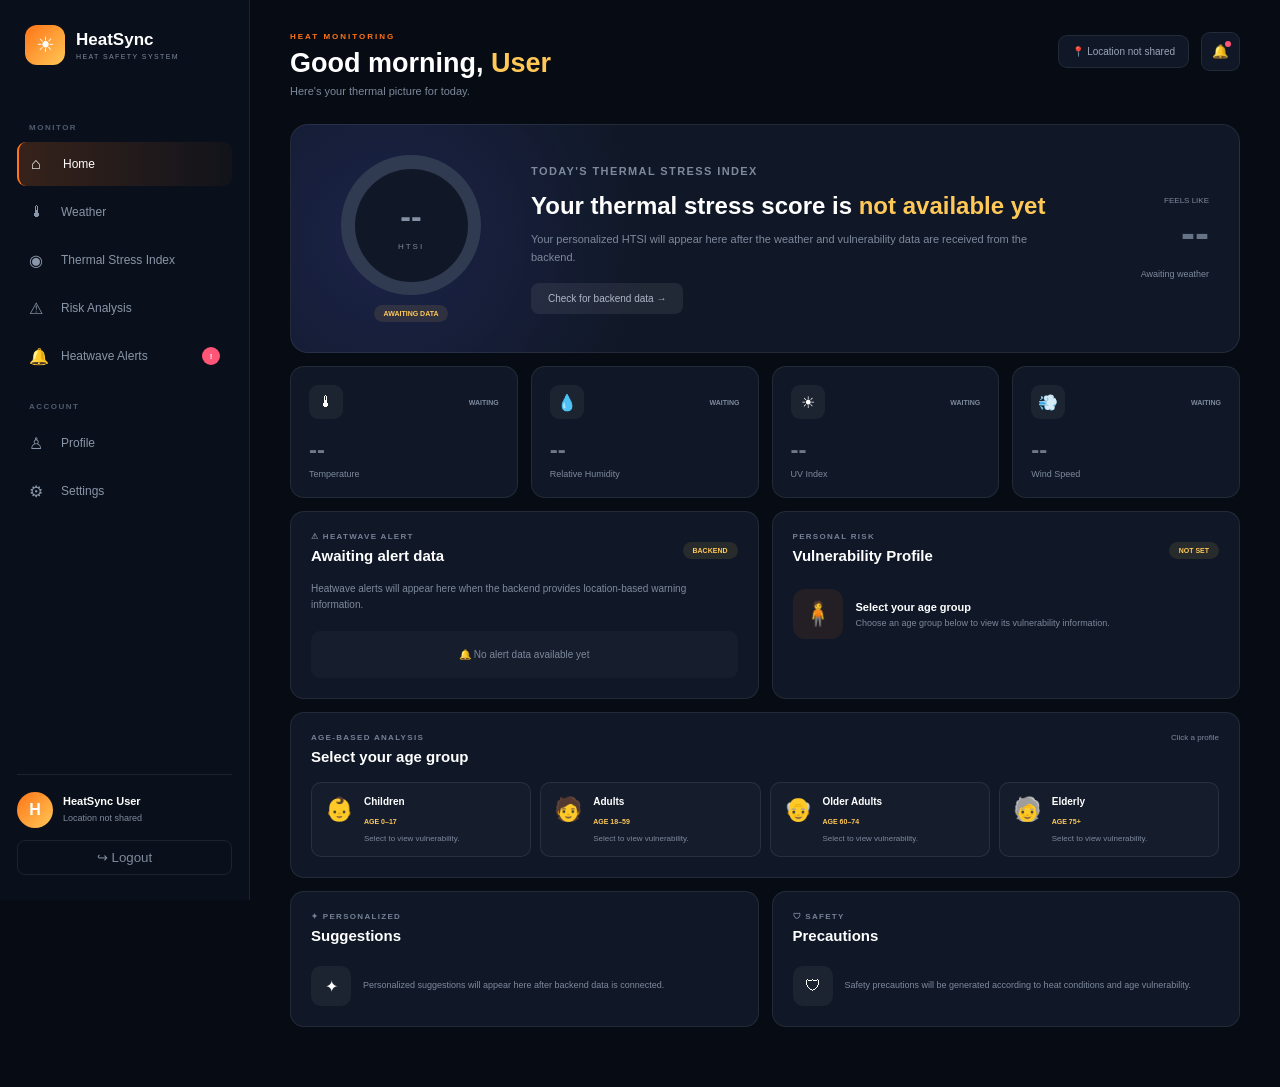
<file: dashboard.html>
<!DOCTYPE html>
<html lang="en">

<head>

    <meta charset="UTF-8">

    <meta
        name="viewport"
        content="width=device-width, initial-scale=1.0"
    >

    <title>HeatSync | Dashboard</title>

    <link
        rel="stylesheet"
        href="dashboard.css"
    >

</head>

<body>


<div class="app">


    <!-- ================= SIDEBAR ================= -->

    <aside class="sidebar">


        <div class="brand">

            <div class="brand-logo">
                ☀
            </div>

            <div>
                <strong>HeatSync</strong>

                <span>
                    HEAT SAFETY SYSTEM
                </span>
            </div>

        </div>


        <p class="menu-heading">
            MONITOR
        </p>


        <nav>

            <button
                class="nav-link active"
                data-section="home"
            >
                <span>⌂</span>
                Home
            </button>


            <button
                class="nav-link"
                data-section="weather"
            >
                <span>🌡</span>
                Weather
            </button>


            <button
                class="nav-link"
                data-section="thermal"
            >
                <span>◉</span>
                Thermal Stress Index
            </button>


            <button
                class="nav-link"
                data-section="risk"
            >
                <span>⚠</span>
                Risk Analysis
            </button>


            <button
                class="nav-link"
                data-section="alerts"
            >
                <span>🔔</span>
                Heatwave Alerts

                <b class="alert-count">
                    !
                </b>

            </button>

        </nav>


        <p class="menu-heading">
            ACCOUNT
        </p>


        <nav>

            <button
                class="nav-link"
                data-section="profile"
            >
                <span>♙</span>
                Profile
            </button>


            <button
                class="nav-link"
                data-section="settings"
            >
                <span>⚙</span>
                Settings
            </button>

        </nav>


        <!-- USER -->

        <div class="sidebar-user">

            <div class="user-info">

                <div class="avatar">
                    <span id="userInitial">H</span>
                </div>

                <div>

                    <strong id="sidebarName">
                        HeatSync User
                    </strong>

                    <small id="sidebarLocation">
                        Detecting area...
                    </small>

                </div>

            </div>


            <button id="logoutBtn">
                ↪ Logout
            </button>

        </div>

    </aside>



    <!-- ================= MAIN ================= -->

    <main class="main">


        <!-- TOPBAR -->

        <header class="topbar">

            <div>

                <p class="page-label">
                    HEAT MONITORING
                </p>

                <h1>
                    Good morning,
                    <span id="userName">
                        User
                    </span>
                </h1>

                <p id="pageSubtitle">
                    Here's your thermal picture for today.
                </p>

            </div>


            <div class="top-right">

                <div class="location">
                    📍
                    <span id="location">
                        Detecting area...
                    </span>
                </div>


                <button class="notification">
                    🔔
                    <i></i>
                </button>

            </div>

        </header>



        <!-- ==================================================
             HOME SECTION
        =================================================== -->

        <section
            id="home"
            class="dashboard-section active-section"
        >


            <!-- HTSI -->

            <div class="htsi-card">


                <div class="score-area">

                    <div class="score-ring waiting">

                        <div class="score-center">

                            <strong>
                                --
                            </strong>

                            <span>
                                HTSI
                            </span>

                        </div>

                    </div>


                    <span class="waiting-pill">
                        AWAITING DATA
                    </span>

                </div>


                <div class="htsi-content">

                    <p class="section-label">
                        TODAY'S THERMAL STRESS INDEX
                    </p>

                    <h2>
                        Your thermal stress
                        score is <span>not available yet</span>
                    </h2>

                    <p>
                        Your personalized HTSI will appear here
                        after the weather and vulnerability data
                        are received from the backend.
                    </p>


                    <button
                        class="backend-button"
                        onclick="showBackendMessage()"
                    >
                        Check for backend data →
                    </button>

                </div>


                <div class="feels-like">

                    <span>
                        FEELS LIKE
                    </span>

                    <strong>
                        --
                    </strong>

                    <small>
                        Awaiting weather
                    </small>

                </div>

            </div>



            <!-- WEATHER FACTORS -->

            <div class="stats">


                <div class="stat-card">

                    <div class="stat-header">

                        <div class="stat-icon">
                            🌡
                        </div>

                        <span class="awaiting">
                            WAITING
                        </span>

                    </div>

                    <strong>
                        --
                    </strong>

                    <p>
                        Temperature
                    </p>

                </div>


                <div class="stat-card">

                    <div class="stat-header">

                        <div class="stat-icon">
                            💧
                        </div>

                        <span class="awaiting">
                            WAITING
                        </span>

                    </div>

                    <strong>
                        --
                    </strong>

                    <p>
                        Relative Humidity
                    </p>

                </div>


                <div class="stat-card">

                    <div class="stat-header">

                        <div class="stat-icon">
                            ☀
                        </div>

                        <span class="awaiting">
                            WAITING
                        </span>

                    </div>

                    <strong>
                        --
                    </strong>

                    <p>
                        UV Index
                    </p>

                </div>


                <div class="stat-card">

                    <div class="stat-header">

                        <div class="stat-icon">
                            💨
                        </div>

                        <span class="awaiting">
                            WAITING
                        </span>

                    </div>

                    <strong>
                        --
                    </strong>

                    <p>
                        Wind Speed
                    </p>

                </div>

            </div>



            <!-- ALERT + PROFILE -->

            <div class="two-column">


                <div class="panel">

                    <div class="panel-title">

                        <div>

                            <p>
                                ⚠ HEATWAVE ALERT
                            </p>

                            <h3>
                                Awaiting alert data
                            </h3>

                        </div>

                        <span class="waiting-status">
                            BACKEND
                        </span>

                    </div>


                    <p class="panel-description">

                        Heatwave alerts will appear here when
                        the backend provides location-based
                        warning information.

                    </p>


                    <div class="empty-box">
                        🔔 No alert data available yet
                    </div>

                </div>



                <div class="panel">

                    <div class="panel-title">

                        <div>

                            <p>
                                PERSONAL RISK
                            </p>

                            <h3>
                                Vulnerability Profile
                            </h3>

                        </div>

                        <span class="waiting-status">
                            NOT SET
                        </span>

                    </div>


                    <div class="profile-placeholder">

                        <div class="large-user-icon">
                            🧍
                        </div>

                        <div>

                            <strong>
                                Select your age group
                            </strong>

                            <p>
                                Choose an age group below to
                                view its vulnerability information.
                            </p>

                        </div>

                    </div>

                </div>

            </div>



            <!-- AGE FACTOR -->

            <div class="panel age-analysis">

                <div class="panel-title">

                    <div>

                        <p>
                            AGE-BASED ANALYSIS
                        </p>

                        <h3>
                            Select your age group
                        </h3>

                    </div>

                    <span class="info">
                        Click a profile
                    </span>

                </div>


                <div class="age-grid">


                    <button
                        class="age-card"
                        data-age="child"
                    >

                        <span class="age-emoji">
                            👶
                        </span>

                        <div>

                            <strong>
                                Children
                            </strong>

                            <b>
                                AGE 0–17
                            </b>

                            <p>
                                Select to view vulnerability.
                            </p>

                        </div>

                    </button>


                    <button
                        class="age-card"
                        data-age="adult"
                    >

                        <span class="age-emoji">
                            🧑
                        </span>

                        <div>

                            <strong>
                                Adults
                            </strong>

                            <b>
                                AGE 18–59
                            </b>

                            <p>
                                Select to view vulnerability.
                            </p>

                        </div>

                    </button>


                    <button
                        class="age-card"
                        data-age="senior"
                    >

                        <span class="age-emoji">
                            👴
                        </span>

                        <div>

                            <strong>
                                Older Adults
                            </strong>

                            <b>
                                AGE 60–74
                            </b>

                            <p>
                                Select to view vulnerability.
                            </p>

                        </div>

                    </button>


                    <button
                        class="age-card"
                        data-age="elderly"
                    >

                        <span class="age-emoji">
                            🧓
                        </span>

                        <div>

                            <strong>
                                Elderly
                            </strong>

                            <b>
                                AGE 75+
                            </b>

                            <p>
                                Select to view vulnerability.
                            </p>

                        </div>

                    </button>

                </div>


                <!-- AGE RESPONSE -->

                <div
                    id="ageResponse"
                    class="age-response"
                >

                    <strong>
                        Select an age group above
                    </strong>

                    <p>
                        The personalized risk,
                        suggestions and precautions will
                        be supplied by the backend.
                    </p>

                </div>

            </div>



            <!-- SUGGESTIONS -->

            <div class="two-column">


                <div class="panel">

                    <div class="panel-title">

                        <div>

                            <p>
                                ✦ PERSONALIZED
                            </p>

                            <h3>
                                Suggestions
                            </h3>

                        </div>

                    </div>


                    <div class="empty-content">

                        <div>
                            ✦
                        </div>

                        <p>
                            Personalized suggestions will
                            appear here after backend data
                            is connected.
                        </p>

                    </div>

                </div>



                <div class="panel">

                    <div class="panel-title">

                        <div>

                            <p>
                                🛡 SAFETY
                            </p>

                            <h3>
                                Precautions
                            </h3>

                        </div>

                    </div>


                    <div class="empty-content">

                        <div>
                            🛡
                        </div>

                        <p>
                            Safety precautions will be
                            generated according to heat
                            conditions and age vulnerability.
                        </p>

                    </div>

                </div>

            </div>


        </section>



        <!-- ==================================================
             WEATHER SECTION
        =================================================== -->

        <section
            id="weather"
            class="dashboard-section"
        >

            <div class="section-heading">

                <p>
                    WEATHER
                </p>

                <h2>
                    Local Weather
                </h2>

                <span id="weatherLocation">
                    Weather for your area will appear here.
                </span>

            </div>


            <div class="large-empty">

                <div>
                    🌡️
                </div>

                <h3>
                    Weather data awaiting backend
                </h3>

                <p>
                    Temperature, humidity, wind speed,
                    UV index and feels-like temperature
                    will be received from the weather API
                    through your friend's backend.
                </p>

                <span>
                    API CONNECTION: NOT CONNECTED
                </span>

            </div>

        </section>



        <!-- ==================================================
             THERMAL SECTION
        =================================================== -->

        <section
            id="thermal"
            class="dashboard-section"
        >

            <div class="section-heading">

                <p>
                    THERMAL STRESS
                </p>

                <h2>
                    Human Thermal Stress Index
                </h2>

                <span>
                    HTSI calculation will be supplied by backend.
                </span>

            </div>


            <div class="thermal-empty">

                <div class="thermal-circle">
                    --
                </div>

                <h3>
                    HTSI score unavailable
                </h3>

                <p>
                    Once weather and personal vulnerability
                    data are received, your HTSI score will
                    be displayed here.
                </p>

            </div>

        </section>



        <!-- ==================================================
             RISK SECTION
        =================================================== -->

        <section
            id="risk"
            class="dashboard-section"
        >

            <div class="section-heading">

                <p>
                    RISK ANALYSIS
                </p>

                <h2>
                    Vulnerability Analysis
                </h2>

                <span>
                    Select an age profile to explore.
                </span>

            </div>


            <div class="risk-grid">

                <button class="risk-profile" data-age="child">
                    👶
                    <strong>Children</strong>
                    <span>0–17 years</span>
                </button>


                <button class="risk-profile" data-age="adult">
                    🧑
                    <strong>Adults</strong>
                    <span>18–59 years</span>
                </button>


                <button class="risk-profile" data-age="senior">
                    👴
                    <strong>Older Adults</strong>
                    <span>60–74 years</span>
                </button>


                <button class="risk-profile" data-age="elderly">
                    🧓
                    <strong>Elderly</strong>
                    <span>75+ years</span>
                </button>

            </div>


            <div
                id="riskResponse"
                class="large-empty"
            >

                <div>
                    🧍
                </div>

                <h3>
                    Choose an age group
                </h3>

                <p>
                    Risk information will be displayed here.
                </p>

            </div>

        </section>



        <!-- ==================================================
             ALERT SECTION
        =================================================== -->

        <section
            id="alerts"
            class="dashboard-section"
        >

            <div class="section-heading">

                <p>
                    ALERT CENTER
                </p>

                <h2>
                    Heatwave Alerts
                </h2>

                <span>
                    Location-based alerts will come from backend.
                </span>

            </div>


            <div class="alert-empty">

                <div>
                    🔔
                </div>

                <h3>
                    No alert data available
                </h3>

                <p>
                    Heatwave warnings for your selected area
                    will appear here once the backend API is connected.
                </p>

                <span>
                    WAITING FOR API
                </span>

            </div>

        </section>



        <!-- ==================================================
             PROFILE SECTION
        =================================================== -->

        <section
            id="profile"
            class="dashboard-section"
        >

            <div class="section-heading">

                <p>
                    ACCOUNT
                </p>

                <h2>
                    Your Profile
                </h2>

                <span>
                    Your personal information.
                </span>

            </div>


            <div class="profile-card">

                <div class="profile-avatar">
                    <span id="profileInitial">
                        H
                    </span>
                </div>

                <h3 id="profileName">
                    HeatSync User
                </h3>

                <p>
                    Location:
                    <span id="profileLocation">
                        Detecting...
                    </span>
                </p>

                <p class="profile-note">
                    Age and personal health-related factors
                    can be added later through the backend/profile system.
                </p>

            </div>

        </section>



        <!-- ==================================================
             SETTINGS
        =================================================== -->

        <section
            id="settings"
            class="dashboard-section"
        >

            <div class="section-heading">

                <p>
                    ACCOUNT
                </p>

                <h2>
                    Settings
                </h2>

                <span>
                    HeatSync application settings.
                </span>

            </div>


            <div class="settings-card">

                <div>
                    <strong>
                        Backend Connection
                    </strong>

                    <span>
                        Not connected yet
                    </span>
                </div>


                <div>
                    <strong>
                        Weather API
                    </strong>

                    <span>
                        Awaiting backend
                    </span>
                </div>


                <div>
                    <strong>
                        HTSI Engine
                    </strong>

                    <span>
                        Awaiting backend
                    </span>
                </div>

            </div>

        </section>


    </main>

</div>


<script src="dashboard.js"></script>

</body>

</html>
</file>
<file: dashboard.css>
* {
    margin: 0;
    padding: 0;
    box-sizing: border-box;
}

:root {

    --bg: #070b13;
    --sidebar: #0a101b;

    --card: #101827;

    --orange: #ff7417;
    --yellow: #ffc857;

    --red: #ff5577;
    --green: #55e6a5;
    --blue: #55c9ff;

    --white: #f7f9fc;
    --text: #cbd3df;
    --muted: #7d899c;

    --border: rgba(255,255,255,0.08);
}


body {

    font-family:
        Arial,
        Helvetica,
        sans-serif;

    background: var(--bg);

    color: white;

}


/* =========================
   APP
========================= */

.app {

    min-height: 100vh;

    display: flex;

}


/* =========================
   SIDEBAR
========================= */

.sidebar {

    width: 250px;

    position: fixed;

    top: 0;
    left: 0;

    height: 100vh;

    padding: 25px 17px;

    background: var(--sidebar);

    border-right:
        1px solid var(--border);

    display: flex;

    flex-direction: column;

    z-index: 10;

}


.brand {

    display: flex;

    align-items: center;

    gap: 11px;

    padding: 0 8px;

    margin-bottom: 38px;

}


.brand-logo {

    width: 40px;
    height: 40px;

    display: grid;

    place-items: center;

    border-radius: 12px;

    background:
        linear-gradient(
            135deg,
            var(--orange),
            var(--yellow)
        );

    font-size: 21px;

}


.brand strong {

    display: block;

    font-size: 17px;

}


.brand span {

    display: block;

    color: var(--muted);

    font-size: 7px;

    letter-spacing: 1.4px;

    margin-top: 3px;

}


/* MENU */

.menu-heading {

    color: #4f5b70;

    font-size: 8px;

    font-weight: bold;

    letter-spacing: 1.5px;

    margin: 20px 12px 10px;

}


.nav-link {

    width: 100%;

    height: 44px;

    display: flex;

    align-items: center;

    gap: 12px;

    padding: 0 12px;

    margin-bottom: 4px;

    border-radius: 9px;

    border: none;

    background: transparent;

    color: #8995a8;

    font-size: 12px;

    text-align: left;

    cursor: pointer;

    transition: 0.2s;

}


.nav-link > span {

    width: 20px;

    font-size: 16px;

}


.nav-link:hover {

    background:
        rgba(255,255,255,0.04);

    color: white;

}


.nav-link.active {

    color: white;

    background:
        linear-gradient(
            90deg,
            rgba(255,116,23,0.18),
            rgba(255,116,23,0.03)
        );

    border-left:
        2px solid var(--orange);

}


.alert-count {

    margin-left: auto;

    width: 18px;

    height: 18px;

    display: grid;

    place-items: center;

    border-radius: 50%;

    background: var(--red);

    color: white;

    font-size: 8px;

}


/* USER */

.sidebar-user {

    margin-top: auto;

    padding-top: 17px;

    border-top:
        1px solid var(--border);

}


.user-info {

    display: flex;

    align-items: center;

    gap: 10px;

    margin-bottom: 12px;

}


.avatar {

    width: 36px;
    height: 36px;

    display: grid;

    place-items: center;

    border-radius: 50%;

    background:
        linear-gradient(
            135deg,
            var(--orange),
            var(--yellow)
        );

    font-weight: bold;

}


.user-info strong {

    display: block;

    font-size: 11px;

}


.user-info small {

    color: var(--muted);

    font-size: 9px;

}


.sidebar-user button {

    width: 100%;

    padding: 9px;

    border-radius: 8px;

    border:
        1px solid var(--border);

    background: transparent;

    color: var(--muted);

    cursor: pointer;

}


.sidebar-user button:hover {

    border-color: var(--orange);

    color: white;

}


/* =========================
   MAIN
========================= */

.main {

    margin-left: 250px;

    width:
        calc(100% - 250px);

    padding: 32px 40px 60px;

}


/* TOPBAR */

.topbar {

    display: flex;

    justify-content: space-between;

    align-items: flex-start;

    margin-bottom: 27px;

}


.page-label {

    color: var(--orange);

    font-size: 8px;

    font-weight: bold;

    letter-spacing: 2px;

    margin-bottom: 7px;

}


.topbar h1 {

    font-size: 27px;

}


.topbar h1 span {

    color: var(--yellow);

}


.topbar p:last-child {

    color: var(--muted);

    font-size: 11px;

    margin-top: 6px;

}


.top-right {

    display: flex;

    gap: 12px;

    align-items: center;

}


.location {

    padding: 10px 13px;

    border:
        1px solid var(--border);

    background: var(--card);

    border-radius: 9px;

    color: #9aa5b7;

    font-size: 10px;

}


.notification {

    position: relative;

    width: 39px;
    height: 39px;

    border:
        1px solid var(--border);

    border-radius: 9px;

    background: var(--card);

    color: white;

}


.notification i {

    position: absolute;

    top: 8px;

    right: 8px;

    width: 6px;
    height: 6px;

    border-radius: 50%;

    background: var(--red);

}


/* =========================
   SECTIONS
========================= */

.dashboard-section {

    display: none;

}


.dashboard-section.active-section {

    display: block;

}


.section-heading {

    margin-bottom: 22px;

}


.section-heading p {

    color: var(--orange);

    font-size: 8px;

    font-weight: bold;

    letter-spacing: 2px;

    margin-bottom: 8px;

}


.section-heading h2 {

    font-size: 25px;

}


.section-heading span {

    display: block;

    color: var(--muted);

    font-size: 11px;

    margin-top: 7px;

}


/* =========================
   HTSI
========================= */

.htsi-card {

    min-height: 225px;

    padding: 30px;

    display: grid;

    grid-template-columns:
        180px 1fr 120px;

    align-items: center;

    gap: 30px;

    border-radius: 18px;

    border:
        1px solid var(--border);

    background:

        radial-gradient(
            circle at 10% 50%,
            rgba(66,71,180,0.24),
            transparent 30%
        ),

        var(--card);

}


.score-area {

    text-align: center;

}


.score-ring {

    width: 140px;
    height: 140px;

    margin: auto;

    border-radius: 50%;

    display: grid;

    place-items: center;

    background:
        conic-gradient(
            #303a50 0deg,
            #303a50 360deg
        );

    position: relative;

}


.score-ring::before {

    content: "";

    position: absolute;

    width: 113px;
    height: 113px;

    border-radius: 50%;

    background: var(--card);

}


.score-center {

    position: relative;

    z-index: 2;

}


.score-center strong {

    display: block;

    font-size: 32px;

    color: #8490a3;

}


.score-center span {

    color: var(--muted);

    font-size: 8px;

    letter-spacing: 2px;

}


.waiting-pill,
.waiting-status {

    display: inline-block;

    margin-top: 10px;

    padding: 5px 10px;

    border-radius: 20px;

    background:
        rgba(255,200,87,0.1);

    color: var(--yellow);

    font-size: 7px;

    font-weight: bold;

}


.section-label {

    color: #748196;

    font-size: 8px;

    font-weight: bold;

    letter-spacing: 1.4px;

}


.htsi-content h2 {

    max-width: 560px;

    font-size: 24px;

    line-height: 1.3;

    margin: 10px 0;

}


.htsi-content h2 span {

    color: var(--yellow);

}


.htsi-content > p {

    max-width: 570px;

    color: var(--muted);

    font-size: 11px;

    line-height: 1.6;

}


.backend-button {

    margin-top: 17px;

    padding: 10px 17px;

    border: none;

    border-radius: 8px;

    background:
        rgba(255,255,255,0.07);

    color: #aeb8c8;

    font-size: 10px;

    cursor: pointer;

}


.backend-button:hover {

    border: 1px solid var(--orange);

    color: white;

}


.feels-like {

    text-align: right;

}


.feels-like span {

    display: block;

    color: var(--muted);

    font-size: 8px;

}


.feels-like strong {

    display: block;

    font-size: 42px;

    margin: 5px 0;

    color: #667286;

}


.feels-like small {

    color: var(--muted);

    font-size: 9px;

}


/* =========================
   STATS
========================= */

.stats {

    display: grid;

    grid-template-columns:
        repeat(4,1fr);

    gap: 13px;

    margin-top: 13px;

}


.stat-card {

    padding: 18px;

    background: var(--card);

    border:
        1px solid var(--border);

    border-radius: 14px;

}


.stat-header {

    display: flex;

    justify-content: space-between;

    align-items: center;

    margin-bottom: 17px;

}


.stat-icon {

    width: 34px;
    height: 34px;

    display: grid;

    place-items: center;

    border-radius: 9px;

    background:
        rgba(255,255,255,0.05);

}


.awaiting {

    color: var(--muted);

    font-size: 7px;

    font-weight: bold;

}


.stat-card > strong {

    font-size: 24px;

    color: #6d788a;

}


.stat-card > p {

    color: var(--muted);

    font-size: 9px;

    margin-top: 5px;

}


/* =========================
   PANELS
========================= */

.two-column {

    display: grid;

    grid-template-columns:
        1fr 1fr;

    gap: 13px;

    margin-top: 13px;

}


.panel {

    padding: 20px;

    background: var(--card);

    border:
        1px solid var(--border);

    border-radius: 14px;

}


.panel-title {

    display: flex;

    justify-content: space-between;

    align-items: flex-start;

}


.panel-title p {

    color: #758196;

    font-size: 8px;

    letter-spacing: 1.3px;

    font-weight: bold;

}


.panel-title h3 {

    font-size: 15px;

    margin-top: 6px;

}


.empty-box {

    padding: 18px;

    margin-top: 18px;

    border-radius: 9px;

    background:
        rgba(255,255,255,0.025);

    color: var(--muted);

    text-align: center;

    font-size: 10px;

}


.panel-description {

    color: var(--muted);

    font-size: 10px;

    line-height: 1.6;

    margin-top: 17px;

}


.profile-placeholder {

    display: flex;

    align-items: center;

    gap: 13px;

    margin-top: 25px;

}


.large-user-icon {

    width: 50px;
    height: 50px;

    display: grid;

    place-items: center;

    border-radius: 12px;

    background:
        rgba(255,116,23,0.08);

    font-size: 24px;

}


.profile-placeholder strong {

    display: block;

    font-size: 11px;

}


.profile-placeholder p {

    color: var(--muted);

    font-size: 9px;

    margin-top: 5px;

}


/* =========================
   AGE
========================= */

.age-analysis {

    margin-top: 13px;

}


.info {

    color: var(--muted);

    font-size: 8px;

}


.age-grid {

    display: grid;

    grid-template-columns:
        repeat(4,1fr);

    gap: 9px;

    margin-top: 17px;

}


.age-card {

    display: flex;

    gap: 10px;

    padding: 13px;

    border-radius: 10px;

    border:
        1px solid var(--border);

    background:
        rgba(255,255,255,0.025);

    color: white;

    text-align: left;

    cursor: pointer;

    transition: 0.2s;

}


.age-card:hover {

    transform: translateY(-2px);

    border-color:
        rgba(255,116,23,0.5);

}


.age-card.selected {

    border-color: var(--orange);

    background:
        rgba(255,116,23,0.09);

}


.age-emoji {

    font-size: 23px;

}


.age-card strong {

    display: block;

    font-size: 10px;

    margin-bottom: 5px;

}


.age-card b {

    color: var(--yellow);

    font-size: 7px;

}


.age-card p {

    color: var(--muted);

    font-size: 8px;

    margin-top: 7px;

}


.age-response {

    display: none;

    margin-top: 13px;

    padding: 15px;

    border-radius: 10px;

    border:
        1px solid rgba(255,116,23,0.2);

    background:
        rgba(255,116,23,0.05);

}


.age-response.show {

    display: block;

}


.age-response strong {

    display: block;

    color: var(--yellow);

    font-size: 11px;

}


.age-response p {

    color: var(--muted);

    font-size: 9px;

    margin-top: 5px;

    line-height: 1.5;

}


/* =========================
   EMPTY CONTENT
========================= */

.empty-content {

    display: flex;

    align-items: center;

    gap: 12px;

    margin-top: 22px;

}


.empty-content > div {

    width: 40px;
    height: 40px;

    display: grid;

    place-items: center;

    border-radius: 10px;

    background:
        rgba(255,255,255,0.05);

}


.empty-content p {

    color: var(--muted);

    font-size: 9px;

    line-height: 1.5;

}


/* =========================
   OTHER SECTIONS
========================= */

.large-empty {

    min-height: 300px;

    display: flex;

    flex-direction: column;

    align-items: center;

    justify-content: center;

    text-align: center;

    padding: 40px;

    border:
        1px solid var(--border);

    border-radius: 15px;

    background: var(--card);

}


.large-empty > div {

    width: 70px;
    height: 70px;

    display: grid;

    place-items: center;

    border-radius: 20px;

    background:
        rgba(255,255,255,0.05);

    font-size: 32px;

    margin-bottom: 18px;

}


.large-empty h3 {

    font-size: 17px;

}


.large-empty p {

    max-width: 500px;

    color: var(--muted);

    font-size: 10px;

    line-height: 1.6;

    margin-top: 8px;

}


.large-empty > span {

    margin-top: 15px;

    color: var(--yellow);

    font-size: 8px;

    letter-spacing: 1px;

}


/* THERMAL */

.thermal-empty {

    min-height: 400px;

    display: flex;

    flex-direction: column;

    align-items: center;

    justify-content: center;

    text-align: center;

    background: var(--card);

    border:
        1px solid var(--border);

    border-radius: 15px;

}


.thermal-circle {

    width: 150px;
    height: 150px;

    display: grid;

    place-items: center;

    border-radius: 50%;

    border: 10px solid #2b3548;

    color: #697589;

    font-size: 35px;

    font-weight: bold;

    margin-bottom: 20px;

}


.thermal-empty h3 {

    font-size: 18px;

}


.thermal-empty p {

    max-width: 500px;

    color: var(--muted);

    font-size: 10px;

    line-height: 1.6;

    margin-top: 8px;

}


/* RISK */

.risk-grid {

    display: grid;

    grid-template-columns:
        repeat(4,1fr);

    gap: 12px;

    margin-bottom: 13px;

}


.risk-profile {

    padding: 25px 15px;

    display: flex;

    flex-direction: column;

    align-items: center;

    gap: 7px;

    background: var(--card);

    border:
        1px solid var(--border);

    border-radius: 13px;

    color: white;

    cursor: pointer;

}


.risk-profile:hover {

    border-color: var(--orange);

    transform: translateY(-2px);

}


.risk-profile strong {

    font-size: 11px;

}


.risk-profile span {

    color: var(--muted);

    font-size: 9px;

}


/* ALERT */

.alert-empty {

    min-height: 350px;

    display: flex;

    flex-direction: column;

    justify-content: center;

    align-items: center;

    text-align: center;

    background:
        linear-gradient(
            135deg,
            rgba(255,85,119,0.06),
            var(--card)
        );

    border:
        1px solid var(--border);

    border-radius: 15px;

}


.alert-empty > div {

    font-size: 40px;

    margin-bottom: 15px;

}


.alert-empty h3 {

    font-size: 18px;

}


.alert-empty p {

    max-width: 500px;

    color: var(--muted);

    font-size: 10px;

    line-height: 1.6;

    margin-top: 8px;

}


.alert-empty span {

    color: var(--yellow);

    font-size: 8px;

    margin-top: 15px;

}


/* PROFILE */

.profile-card {

    padding: 35px;

    background: var(--card);

    border:
        1px solid var(--border);

    border-radius: 15px;

    text-align: center;

}


.profile-avatar {

    width: 80px;
    height: 80px;

    display: grid;

    place-items: center;

    margin: auto;

    border-radius: 50%;

    background:
        linear-gradient(
            135deg,
            var(--orange),
            var(--yellow)
        );

    font-size: 25px;

    font-weight: bold;

}


.profile-card h3 {

    margin-top: 15px;

}


.profile-card p {

    color: var(--muted);

    font-size: 10px;

    margin-top: 8px;

}


.profile-note {

    max-width: 500px;

    margin-left: auto !important;
    margin-right: auto !important;

    line-height: 1.5;

}


/* SETTINGS */

.settings-card {

    background: var(--card);

    border:
        1px solid var(--border);

    border-radius: 15px;

}


.settings-card > div {

    padding: 20px;

    border-bottom:
        1px solid var(--border);

}


.settings-card > div:last-child {

    border-bottom: none;

}


.settings-card strong {

    display: block;

    font-size: 11px;

}


.settings-card span {

    display: block;

    color: var(--muted);

    font-size: 9px;

    margin-top: 5px;

}


/* =========================
   RESPONSIVE
========================= */

@media (max-width: 1100px) {

    .sidebar {
        width: 220px;
    }

    .main {

        margin-left: 220px;

        width:
            calc(100% - 220px);

        padding: 25px;

    }

    .htsi-card {

        grid-template-columns:
            150px 1fr;

    }

    .feels-like {
        display: none;
    }

    .age-grid,
    .risk-grid {

        grid-template-columns:
            repeat(2,1fr);

    }

}


@media (max-width: 800px) {

    .sidebar {

        position: relative;

        width: 100%;

        height: auto;

    }

    .app {

        display: block;

    }

    .main {

        margin-left: 0;

        width: 100%;

    }

    .sidebar-user {

        display: none;

    }

    .two-column {

        grid-template-columns: 1fr;

    }

    .stats {

        grid-template-columns:
            repeat(2,1fr);

    }

}


@media (max-width: 500px) {

    .main {

        padding: 18px;

    }

    .topbar {

        display: block;

    }

    .top-right {

        margin-top: 15px;

    }

    .htsi-card {

        grid-template-columns: 1fr;

        text-align: center;

    }

    .stats {

        grid-template-columns: 1fr;

    }

    .age-grid,
    .risk-grid {

        grid-template-columns: 1fr;

    }

}
</file>
